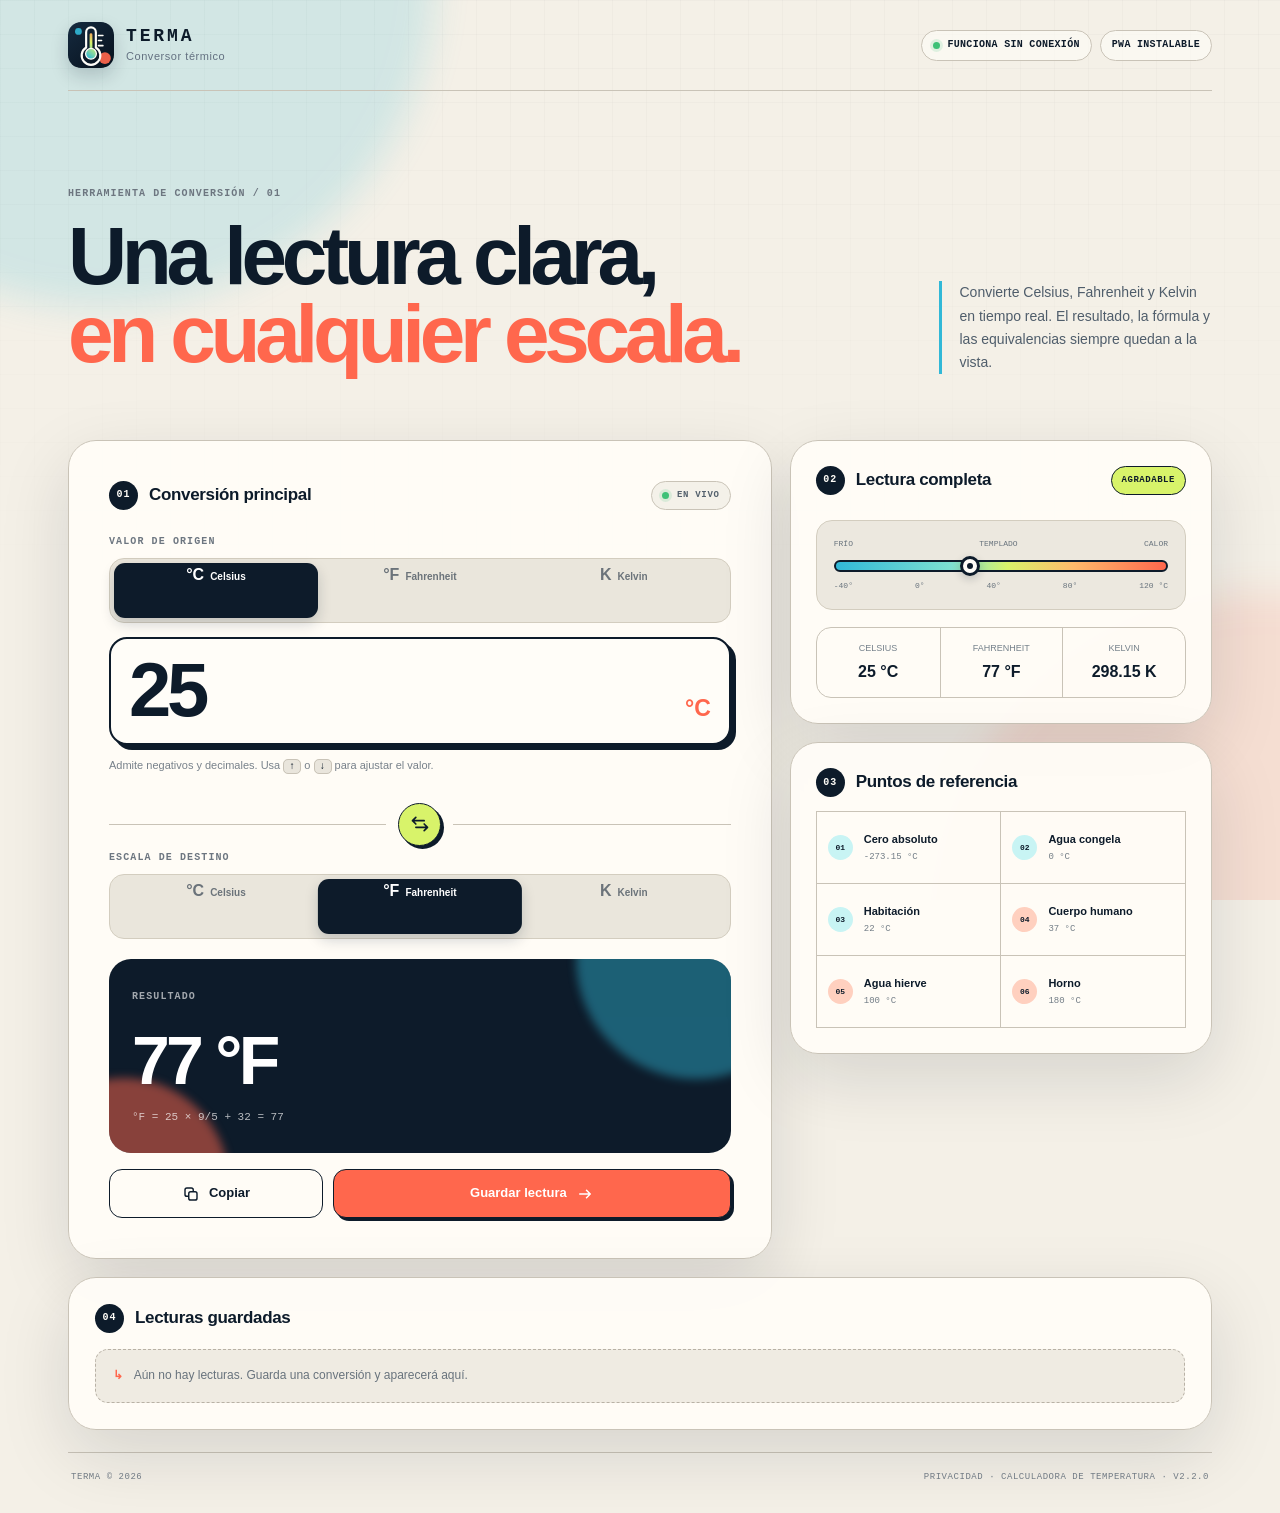
<file: index.html>
<!DOCTYPE html>
<html lang="es-MX">
<head>
  <meta charset="UTF-8">
  <meta name="viewport" content="width=device-width, initial-scale=1, viewport-fit=cover">
  <title>Terma — Calculadora de Temperatura</title>
  <meta name="description" content="Convierte temperaturas entre Celsius, Fahrenheit y Kelvin. Instalable y disponible sin conexión.">

  <link rel="manifest" href="manifest.json">
  <meta name="theme-color" content="#0d1b2a">
  <meta name="mobile-web-app-capable" content="yes">
  <meta name="apple-mobile-web-app-capable" content="yes">
  <meta name="apple-mobile-web-app-status-bar-style" content="black-translucent">
  <meta name="apple-mobile-web-app-title" content="Terma">
  <link rel="icon" type="image/svg+xml" href="icons/icon.svg">
  <link rel="apple-touch-icon" href="icons/icon-192.png">
  <link rel="stylesheet" href="css/estilos.css">
</head>
<body>
  <div class="ambiente" aria-hidden="true">
    <span class="ambiente__frio"></span>
    <span class="ambiente__calor"></span>
    <span class="ambiente__rejilla"></span>
  </div>

  <!-- Barra exclusiva de la PWA instalada: ocupa el área superior de la ventana. -->
  <header class="barra" id="barra">
    <div class="barra__marca">
      <img src="icons/icon.svg" width="20" height="20" alt="">
      <span class="barra__nombre">TERMA / CONVERTIDOR</span>
    </div>
    <nav class="barra__controles" aria-label="Acciones rápidas">
      <button type="button" class="barra__btn" data-accion="intercambiar" title="Intercambiar unidades">
        <svg viewBox="0 0 24 24" width="16" height="16" aria-hidden="true"><path d="M7 4 3 8l4 4M3 8h14M17 20l4-4-4-4m4 4H7" fill="none" stroke="currentColor" stroke-width="1.9" stroke-linecap="round" stroke-linejoin="round"/></svg>
        <span class="barra__texto">Intercambiar</span>
      </button>
      <button type="button" class="barra__btn" data-accion="copiar" title="Copiar resultado">
        <svg viewBox="0 0 24 24" width="16" height="16" aria-hidden="true"><rect x="9" y="9" width="11" height="11" rx="2.5" fill="none" stroke="currentColor" stroke-width="1.9"/><path d="M15 9V6.5A2.5 2.5 0 0 0 12.5 4h-6A2.5 2.5 0 0 0 4 6.5v6A2.5 2.5 0 0 0 6.5 15H9" fill="none" stroke="currentColor" stroke-width="1.9"/></svg>
        <span class="barra__texto">Copiar</span>
      </button>
      <button type="button" class="barra__btn" data-accion="guardar" title="Guardar en el historial">
        <svg viewBox="0 0 24 24" width="16" height="16" aria-hidden="true"><path d="M6 4h12v16l-6-4-6 4z" fill="none" stroke="currentColor" stroke-width="1.9" stroke-linejoin="round"/></svg>
        <span class="barra__texto">Guardar</span>
      </button>
      <button type="button" class="barra__btn" data-accion="limpiar" title="Limpiar">
        <svg viewBox="0 0 24 24" width="16" height="16" aria-hidden="true"><path d="M4 12a8 8 0 1 0 2.4-5.7M4 4v4h4" fill="none" stroke="currentColor" stroke-width="1.9" stroke-linecap="round" stroke-linejoin="round"/></svg>
        <span class="barra__texto">Limpiar</span>
      </button>
      <button type="button" class="barra__btn" data-accion="historial" title="Ir al historial">
        <svg viewBox="0 0 24 24" width="16" height="16" aria-hidden="true"><circle cx="12" cy="12" r="8.5" fill="none" stroke="currentColor" stroke-width="1.9"/><path d="M12 7.5V12l3 2" fill="none" stroke="currentColor" stroke-width="1.9" stroke-linecap="round" stroke-linejoin="round"/></svg>
        <span class="barra__texto">Historial</span>
      </button>
    </nav>
  </header>

  <div class="app">
    <header class="cabecera">
      <a class="marca" href="#convertidor" aria-label="Ir al convertidor">
        <img class="marca__icono" src="icons/icon.svg" width="46" height="46" alt="">
        <span class="marca__texto"><b>TERMA</b><small>Conversor térmico</small></span>
      </a>
      <div class="estado-app" aria-label="Características de la aplicación">
        <span><i aria-hidden="true"></i> Funciona sin conexión</span>
        <span>PWA instalable</span>
      </div>
    </header>

    <p class="aviso" id="aviso" hidden></p>

    <main>
      <section class="presentacion" aria-labelledby="tituloPagina">
        <div>
          <p class="sobretitulo">Herramienta de conversión / 01</p>
          <h1 id="tituloPagina">Una lectura clara,<br><em>en cualquier escala.</em></h1>
        </div>
        <p class="presentacion__texto">Convierte Celsius, Fahrenheit y Kelvin en tiempo real. El resultado, la fórmula y las equivalencias siempre quedan a la vista.</p>
      </section>

      <div class="tablero">
        <section class="panel conversor" id="convertidor" aria-labelledby="tituloConv">
          <header class="panel__encabezado">
            <div>
              <span class="indice">01</span>
              <h2 id="tituloConv">Conversión principal</h2>
            </div>
            <span class="en-vivo"><i aria-hidden="true"></i> En vivo</span>
          </header>

          <div class="bloque-unidad">
            <span class="etiqueta" id="lblDe">Valor de origen</span>
            <div class="segmentos" role="radiogroup" aria-labelledby="lblDe" data-grupo="de">
              <span class="segmentos__cursor" aria-hidden="true"></span>
              <label><input type="radio" name="de" value="C" checked><span><b>°C</b><small>Celsius</small></span></label>
              <label><input type="radio" name="de" value="F"><span><b>°F</b><small>Fahrenheit</small></span></label>
              <label><input type="radio" name="de" value="K"><span><b>K</b><small>Kelvin</small></span></label>
            </div>
          </div>

          <div class="entrada">
            <label for="valor" class="sr-only">Temperatura a convertir</label>
            <input id="valor" type="text" inputmode="decimal" autocomplete="off" spellcheck="false" maxlength="12" placeholder="0" aria-describedby="error ayuda">
            <span class="entrada__unidad" id="unidadEntrada">°C</span>
          </div>
          <p class="ayuda" id="ayuda">Admite negativos y decimales. Usa <kbd>↑</kbd> o <kbd>↓</kbd> para ajustar el valor.</p>
          <p class="error" id="error" aria-live="polite"></p>

          <div class="cambio-escala">
            <span aria-hidden="true"></span>
            <button type="button" class="intercambiar" id="btnIntercambiar" title="Intercambiar unidades" aria-label="Intercambiar unidades">
              <svg viewBox="0 0 24 24" width="20" height="20" aria-hidden="true"><path d="M7 4 3 8l4 4M3 8h14M17 20l4-4-4-4m4 4H7" fill="none" stroke="currentColor" stroke-width="2" stroke-linecap="round" stroke-linejoin="round"/></svg>
            </button>
            <span aria-hidden="true"></span>
          </div>

          <div class="bloque-unidad">
            <span class="etiqueta" id="lblA">Escala de destino</span>
            <div class="segmentos" role="radiogroup" aria-labelledby="lblA" data-grupo="a">
              <span class="segmentos__cursor" aria-hidden="true"></span>
              <label><input type="radio" name="a" value="C"><span><b>°C</b><small>Celsius</small></span></label>
              <label><input type="radio" name="a" value="F" checked><span><b>°F</b><small>Fahrenheit</small></span></label>
              <label><input type="radio" name="a" value="K"><span><b>K</b><small>Kelvin</small></span></label>
            </div>
          </div>

          <div class="salida">
            <span class="salida__etiqueta">Resultado</span>
            <output class="resultado" id="resultado" for="valor" aria-live="polite">—</output>
            <p class="formula" id="formula"></p>
          </div>

          <div class="acciones">
            <button type="button" class="boton boton--secundario" id="btnCopiar">
              <svg viewBox="0 0 24 24" width="18" height="18" aria-hidden="true"><rect x="9" y="9" width="11" height="11" rx="2.5" fill="none" stroke="currentColor" stroke-width="1.9"/><path d="M15 9V6.5A2.5 2.5 0 0 0 12.5 4h-6A2.5 2.5 0 0 0 4 6.5v6A2.5 2.5 0 0 0 6.5 15H9" fill="none" stroke="currentColor" stroke-width="1.9"/></svg>
              Copiar
            </button>
            <button type="button" class="boton boton--principal" id="btnGuardar">
              Guardar lectura
              <svg viewBox="0 0 24 24" width="18" height="18" aria-hidden="true"><path d="M5 12h14M14 7l5 5-5 5" fill="none" stroke="currentColor" stroke-width="2" stroke-linecap="round" stroke-linejoin="round"/></svg>
            </button>
          </div>
        </section>

        <aside class="lateral">
          <section class="panel lectura" aria-labelledby="tituloTermo">
            <header class="panel__encabezado">
              <div>
                <span class="indice">02</span>
                <h2 id="tituloTermo">Lectura completa</h2>
              </div>
              <span class="sensacion" id="sensacion">—</span>
            </header>

            <div class="termometro" aria-hidden="true">
              <div class="termometro__cabecera"><span>Frío</span><span>Templado</span><span>Calor</span></div>
              <div class="termometro__pista"><span class="termometro__marca" id="marca"></span></div>
              <div class="termometro__escala"><span>-40°</span><span>0°</span><span>40°</span><span>80°</span><span>120 °C</span></div>
            </div>
            <ul class="todas" id="todas"></ul>
          </section>

          <section class="panel referencias-panel" aria-labelledby="tituloRef">
            <header class="panel__encabezado">
              <div>
                <span class="indice">03</span>
                <h2 id="tituloRef">Puntos de referencia</h2>
              </div>
            </header>
            <div class="referencias" id="referencias">
              <button type="button" class="ref" data-c="-273.15"><span class="ref__numero">01</span><span><b>Cero absoluto</b><small>-273.15 °C</small></span></button>
              <button type="button" class="ref" data-c="0"><span class="ref__numero">02</span><span><b>Agua congela</b><small>0 °C</small></span></button>
              <button type="button" class="ref" data-c="22"><span class="ref__numero">03</span><span><b>Habitación</b><small>22 °C</small></span></button>
              <button type="button" class="ref" data-c="37"><span class="ref__numero">04</span><span><b>Cuerpo humano</b><small>37 °C</small></span></button>
              <button type="button" class="ref" data-c="100"><span class="ref__numero">05</span><span><b>Agua hierve</b><small>100 °C</small></span></button>
              <button type="button" class="ref" data-c="180"><span class="ref__numero">06</span><span><b>Horno</b><small>180 °C</small></span></button>
            </div>
          </section>
        </aside>
      </div>

      <section class="panel historial" id="historial" aria-labelledby="tituloHist">
        <header class="panel__encabezado historial__encabezado">
          <div>
            <span class="indice">04</span>
            <h2 id="tituloHist">Lecturas guardadas</h2>
          </div>
          <button type="button" class="boton-texto" id="btnBorrarHist" hidden>Borrar todo</button>
        </header>
        <ul class="lista" id="lista"></ul>
        <p class="vacio" id="vacio"><span aria-hidden="true">↳</span> Aún no hay lecturas. Guarda una conversión y aparecerá aquí.</p>
      </section>
    </main>

    <footer class="pie">
      <span>TERMA © 2026</span>
      <span><a href="privacy.html">Privacidad</a> · Calculadora de Temperatura · v<span id="version"></span></span>
    </footer>
  </div>

  <div class="aviso-flotante" id="toast" role="status" aria-live="polite" hidden>
    <span id="toastTexto"></span>
    <button type="button" class="aviso-flotante__accion" id="toastAccion" hidden></button>
  </div>

  <script src="js/app.js" defer></script>
</body>
</html>
</file>
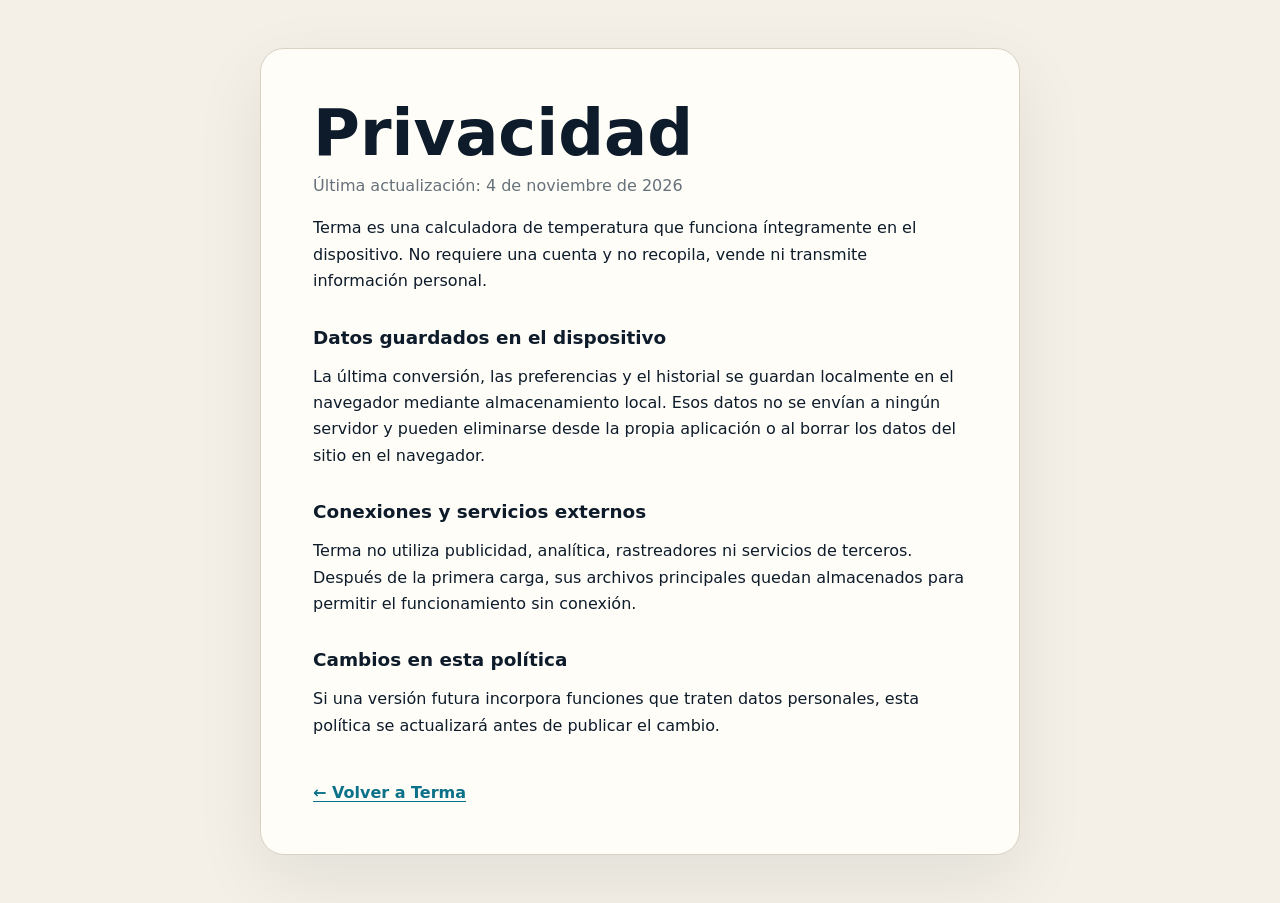
<file: privacy.html>
<!doctype html>
<html lang="es-MX">
<head>
  <meta charset="utf-8">
  <meta name="viewport" content="width=device-width, initial-scale=1">
  <meta name="theme-color" content="#0d1b2a">
  <title>Privacidad — Terma</title>
  <style>
    :root { color-scheme: light; font-family: Inter, system-ui, -apple-system, BlinkMacSystemFont, "Segoe UI", sans-serif; }
    * { box-sizing: border-box; }
    body { margin: 0; color: #0d1b2a; background: #f4f0e7; }
    main { width: min(760px, calc(100% - 32px)); margin: 48px auto; padding: clamp(24px, 5vw, 52px); background: #fffdf8; border: 1px solid #d9d1c4; border-radius: 24px; box-shadow: 0 24px 70px rgba(13, 27, 42, .08); }
    h1 { margin: 0 0 8px; font-size: clamp(2rem, 6vw, 4rem); line-height: 1; }
    h2 { margin-top: 32px; font-size: 1.15rem; }
    p, li { line-height: 1.65; }
    .fecha { margin-top: 0; color: #66717a; }
    a { color: #0b7189; text-underline-offset: 3px; }
    .volver { display: inline-block; margin-top: 28px; font-weight: 700; }
  </style>
</head>
<body>
  <main>
    <h1>Privacidad</h1>
    <p class="fecha">Última actualización: 4 de noviembre de 2026</p>

    <p>Terma es una calculadora de temperatura que funciona íntegramente en el dispositivo. No requiere una cuenta y no recopila, vende ni transmite información personal.</p>

    <h2>Datos guardados en el dispositivo</h2>
    <p>La última conversión, las preferencias y el historial se guardan localmente en el navegador mediante almacenamiento local. Esos datos no se envían a ningún servidor y pueden eliminarse desde la propia aplicación o al borrar los datos del sitio en el navegador.</p>

    <h2>Conexiones y servicios externos</h2>
    <p>Terma no utiliza publicidad, analítica, rastreadores ni servicios de terceros. Después de la primera carga, sus archivos principales quedan almacenados para permitir el funcionamiento sin conexión.</p>

    <h2>Cambios en esta política</h2>
    <p>Si una versión futura incorpora funciones que traten datos personales, esta política se actualizará antes de publicar el cambio.</p>

    <a class="volver" href="./">← Volver a Terma</a>
  </main>
</body>
</html>
</file>
<file: css/estilos.css>
/* =============================================================
   TERMA — Sistema visual editorial
   -------------------------------------------------------------
   Paleta: tinta, marfil, azul frío y coral cálido.
   El valor --calor (0–1) lo actualiza js/app.js y mezcla el
   ambiente visual sin alterar los cálculos.
   ============================================================= */

:root {
  color-scheme: light;
  --calor: .4;
  --tinta: #0d1b2a;
  --tinta-2: #243548;
  --papel: #f4f0e7;
  --papel-2: #fffdf8;
  --linea: #c9c3b7;
  --frio: #31b8d7;
  --frio-claro: #c8f4f4;
  --calor-color: #ff674d;
  --calor-claro: #ffd0bf;
  --lima: #d8f36a;
  --error: #c92f3f;
  --sombra: 0 24px 70px rgba(13, 27, 42, .13);
  --radio: 28px;
  --radio-medio: 18px;
  --fuente: "Aptos", "Segoe UI Variable", "Segoe UI", -apple-system, BlinkMacSystemFont, sans-serif;
  --mono: "Cascadia Code", "SFMono-Regular", Consolas, monospace;
  --suave: cubic-bezier(.2, .75, .2, 1);
}

*, *::before, *::after { box-sizing: border-box; }
html { scroll-behavior: smooth; }
[hidden] { display: none !important; }

body {
  margin: 0;
  min-width: 320px;
  min-height: 100dvh;
  overflow-x: hidden;
  color: var(--tinta);
  background: var(--papel);
  font-family: var(--fuente);
  font-size: 16px;
  line-height: 1.45;
  -webkit-font-smoothing: antialiased;
}

button, input { font: inherit; color: inherit; }
button { cursor: pointer; }
img, svg { display: block; }
h1, h2, p { margin: 0; }
a { color: inherit; text-decoration: none; }
::selection { color: var(--papel-2); background: var(--tinta); }

.ambiente {
  position: fixed;
  inset: 0;
  z-index: -2;
  overflow: hidden;
  pointer-events: none;
}
.ambiente__rejilla {
  position: absolute;
  inset: 0;
  opacity: .42;
  background-image:
    linear-gradient(rgba(13, 27, 42, .055) 1px, transparent 1px),
    linear-gradient(90deg, rgba(13, 27, 42, .055) 1px, transparent 1px);
  background-size: 34px 34px;
  mask-image: linear-gradient(to bottom, #000 0%, transparent 76%);
}
.ambiente__frio,
.ambiente__calor {
  position: absolute;
  width: 52vw;
  height: 52vw;
  min-width: 420px;
  min-height: 420px;
  border-radius: 50%;
  filter: blur(18px);
  transition: opacity .8s var(--suave), transform .8s var(--suave);
}
.ambiente__frio {
  top: -28vw;
  left: -18vw;
  opacity: calc(.11 + (1 - var(--calor)) * .14);
  background: var(--frio);
}
.ambiente__calor {
  right: -25vw;
  bottom: -28vw;
  opacity: calc(.06 + var(--calor) * .13);
  background: var(--calor-color);
}

/* ---------- Window Controls Overlay ---------- */
.barra { display: none; }

@media (display-mode: window-controls-overlay) {
  :root { --barra-alto: env(titlebar-area-height, 42px); }
  body { padding-top: var(--barra-alto); }
  #historial { scroll-margin-top: calc(var(--barra-alto) + 18px); }

  .barra {
    position: fixed;
    left: env(titlebar-area-x, 0);
    top: env(titlebar-area-y, 0);
    width: env(titlebar-area-width, 100%);
    height: var(--barra-alto);
    z-index: 80;
    display: flex;
    align-items: center;
    gap: 12px;
    padding: 0 8px 0 13px;
    color: #fff;
    background: rgba(13, 27, 42, .97);
    border-bottom: 1px solid rgba(255, 255, 255, .13);
    -webkit-app-region: drag;
    app-region: drag;
    user-select: none;
  }
}

.barra__marca {
  display: flex;
  align-items: center;
  gap: 9px;
  min-width: 0;
  font-family: var(--mono);
  font-size: 11px;
  font-weight: 700;
  letter-spacing: .08em;
  white-space: nowrap;
}
.barra__marca img { flex: none; border-radius: 6px; }
.barra__nombre { overflow: hidden; text-overflow: ellipsis; }
.barra__controles { display: flex; flex: none; gap: 3px; margin-left: auto; }
.barra__btn {
  display: inline-flex;
  align-items: center;
  gap: 6px;
  height: 29px;
  padding: 0 10px;
  color: rgba(255, 255, 255, .77);
  background: transparent;
  border: 1px solid transparent;
  border-radius: 8px;
  font-size: 12px;
  font-weight: 650;
  -webkit-app-region: no-drag;
  app-region: no-drag;
  transition: color .15s, background-color .15s;
}
.barra__btn:hover { color: #fff; background: rgba(255, 255, 255, .12); }
.barra__btn:active { background: rgba(255, 255, 255, .2); }
.barra--compacta .barra__btn { width: 30px; justify-content: center; padding: 0; }
.barra--compacta .barra__texto,
.barra--compacta .barra__nombre { display: none; }

/* ---------- Estructura ---------- */
.app {
  width: min(1180px, 100%);
  margin: 0 auto;
  padding:
    max(22px, env(safe-area-inset-top))
    max(18px, env(safe-area-inset-right))
    max(30px, env(safe-area-inset-bottom))
    max(18px, env(safe-area-inset-left));
}

.cabecera {
  display: flex;
  align-items: center;
  justify-content: space-between;
  gap: 18px;
  padding-bottom: 22px;
  border-bottom: 1px solid var(--linea);
}
.marca {
  display: inline-flex;
  align-items: center;
  gap: 12px;
  border-radius: 12px;
}
.marca__icono {
  border-radius: 13px;
  box-shadow: 0 8px 18px rgba(13, 27, 42, .18);
}
.marca__texto { display: grid; line-height: 1.08; }
.marca__texto b { font-family: var(--mono); font-size: 18px; letter-spacing: .16em; }
.marca__texto small { margin-top: 4px; color: #637080; font-size: 11px; letter-spacing: .05em; }

.estado-app { display: flex; align-items: center; gap: 8px; }
.estado-app span {
  display: inline-flex;
  align-items: center;
  gap: 7px;
  min-height: 31px;
  padding: 0 11px;
  border: 1px solid var(--linea);
  border-radius: 999px;
  background: rgba(255, 253, 248, .58);
  font-family: var(--mono);
  font-size: 10px;
  font-weight: 700;
  letter-spacing: .03em;
  text-transform: uppercase;
}
.estado-app i,
.en-vivo i {
  width: 7px;
  height: 7px;
  border-radius: 50%;
  background: #3dc177;
  box-shadow: 0 0 0 3px rgba(61, 193, 119, .15);
}

.aviso {
  margin-top: 18px;
  padding: 14px 16px;
  color: var(--papel-2);
  background: var(--tinta);
  border-radius: 13px;
  font-size: 13px;
}
.aviso code { font-family: var(--mono); color: var(--lima); }

.presentacion {
  display: grid;
  grid-template-columns: minmax(0, 1.5fr) minmax(260px, .5fr);
  align-items: end;
  gap: 50px;
  padding: clamp(54px, 8vw, 96px) 0 clamp(38px, 6vw, 66px);
}
.sobretitulo,
.indice,
.etiqueta,
.salida__etiqueta {
  font-family: var(--mono);
  font-size: 10px;
  font-weight: 700;
  letter-spacing: .11em;
  text-transform: uppercase;
}
.sobretitulo { margin-bottom: 15px; color: #6d7680; }
.presentacion h1 {
  max-width: 850px;
  font-size: clamp(42px, 6.4vw, 82px);
  font-weight: 760;
  letter-spacing: -.065em;
  line-height: .96;
}
.presentacion h1 em { color: var(--calor-color); font-style: normal; }
.presentacion__texto {
  padding-left: 18px;
  color: #4f5d6b;
  border-left: 3px solid var(--frio);
  font-size: 14px;
  line-height: 1.65;
}

.tablero {
  display: grid;
  grid-template-columns: minmax(0, 1.25fr) minmax(360px, .75fr);
  gap: 18px;
  align-items: start;
}
.lateral { display: grid; gap: 18px; min-width: 0; }
.panel {
  position: relative;
  min-width: 0;
  overflow: hidden;
  background: rgba(255, 253, 248, .92);
  border: 1px solid var(--linea);
  border-radius: var(--radio);
  box-shadow: var(--sombra);
}
.panel__encabezado {
  display: flex;
  align-items: center;
  justify-content: space-between;
  gap: 16px;
  margin-bottom: 25px;
}
.panel__encabezado > div { display: flex; align-items: center; gap: 11px; min-width: 0; }
.indice {
  display: grid;
  width: 29px;
  height: 29px;
  flex: none;
  place-items: center;
  color: var(--papel-2);
  background: var(--tinta);
  border-radius: 50%;
}
.panel h2 { font-size: 17px; font-weight: 720; letter-spacing: -.02em; }

/* ---------- Convertidor ---------- */
.conversor { padding: clamp(22px, 4vw, 40px); }
.en-vivo {
  display: inline-flex;
  align-items: center;
  gap: 8px;
  padding: 7px 10px;
  color: #53606c;
  background: #f4f1e9;
  border: 1px solid var(--linea);
  border-radius: 999px;
  font-family: var(--mono);
  font-size: 9px;
  font-weight: 700;
  letter-spacing: .08em;
  text-transform: uppercase;
}
.bloque-unidad { display: grid; gap: 9px; }
.etiqueta { color: #6d7680; }
.segmentos {
  position: relative;
  display: grid;
  grid-template-columns: repeat(3, 1fr);
  padding: 4px;
  background: #eae6dc;
  border: 1px solid #d3cdbf;
  border-radius: 15px;
}
.segmentos label { position: relative; z-index: 1; min-width: 0; cursor: pointer; }
.segmentos input {
  position: absolute;
  width: 1px;
  height: 1px;
  opacity: 0;
  pointer-events: none;
}
.segmentos label span {
  display: flex;
  min-height: 55px;
  align-items: baseline;
  justify-content: center;
  gap: 6px;
  padding: 0 6px;
  border-radius: 11px;
  color: #6b737a;
  transition: color .22s var(--suave);
}
.segmentos label b { font-size: 16px; }
.segmentos label small { font-size: 10px; font-weight: 650; }
.segmentos input:checked + span { color: #fff; }
.segmentos input:focus-visible + span { outline: 3px solid var(--frio); outline-offset: 2px; }
.segmentos__cursor {
  position: absolute;
  top: 4px;
  bottom: 4px;
  left: 4px;
  width: calc((100% - 8px) / 3);
  border-radius: 11px;
  background: var(--tinta);
  box-shadow: 0 6px 14px rgba(13, 27, 42, .18);
  transition: transform .38s var(--suave);
}
.segmentos:has(label:nth-of-type(2) input:checked) .segmentos__cursor { transform: translateX(100%); }
.segmentos:has(label:nth-of-type(3) input:checked) .segmentos__cursor { transform: translateX(200%); }

.entrada {
  display: flex;
  align-items: baseline;
  gap: 12px;
  margin-top: 14px;
  padding: 10px 18px 12px;
  background: var(--papel-2);
  border: 2px solid var(--tinta);
  border-radius: var(--radio-medio);
  box-shadow: 5px 5px 0 var(--tinta);
  transition: box-shadow .2s, transform .2s, border-color .2s;
}
.entrada:focus-within {
  border-color: #23607d;
  box-shadow: 5px 5px 0 var(--frio);
  transform: translate(-1px, -1px);
}
.entrada.invalida { border-color: var(--error); box-shadow: 5px 5px 0 var(--error); }
.entrada.rechazo { animation: sacudir .34s ease both; }
.entrada input {
  width: 100%;
  min-width: 0;
  padding: 0;
  color: var(--tinta);
  background: transparent;
  border: 0;
  outline: 0;
  font-size: clamp(48px, 8vw, 76px);
  font-weight: 760;
  letter-spacing: -.055em;
  line-height: 1.08;
  font-variant-numeric: tabular-nums;
}
.entrada input::placeholder { color: #bbb6ad; }
.entrada__unidad { color: var(--calor-color); font-size: 23px; font-weight: 760; }
.ayuda { margin-top: 13px; color: #78818a; font-size: 11px; }
.ayuda kbd {
  padding: 1px 5px;
  color: var(--tinta);
  background: #e9e5dc;
  border: 1px solid var(--linea);
  border-radius: 5px;
  font-family: var(--mono);
  font-size: 10px;
}
.error { min-height: 18px; margin-top: 5px; color: var(--error); font-size: 12px; font-weight: 650; }

.cambio-escala {
  display: grid;
  grid-template-columns: 1fr auto 1fr;
  align-items: center;
  gap: 12px;
  margin: 5px 0;
}
.cambio-escala > span { height: 1px; background: var(--linea); }
.intercambiar {
  display: grid;
  width: 43px;
  height: 43px;
  place-items: center;
  color: var(--tinta);
  background: var(--lima);
  border: 1px solid var(--tinta);
  border-radius: 50%;
  box-shadow: 3px 3px 0 var(--tinta);
  transition: transform .18s, box-shadow .18s;
}
.intercambiar:hover { transform: translate(-1px, -1px) rotate(3deg); box-shadow: 5px 5px 0 var(--tinta); }
.intercambiar:active { transform: translate(2px, 2px); box-shadow: 1px 1px 0 var(--tinta); }

.salida {
  position: relative;
  isolation: isolate;
  min-height: 184px;
  margin-top: 20px;
  overflow: hidden;
  padding: 23px;
  color: #fff;
  background: var(--tinta);
  border-radius: 22px;
}
.salida::before,
.salida::after {
  content: "";
  position: absolute;
  z-index: -1;
  border-radius: 50%;
  filter: blur(5px);
  transition: opacity .7s var(--suave);
}
.salida::before {
  width: 240px;
  height: 240px;
  right: -85px;
  top: -120px;
  background: var(--frio);
  opacity: calc(.2 + (1 - var(--calor)) * .55);
}
.salida::after {
  width: 210px;
  height: 210px;
  left: -90px;
  bottom: -135px;
  background: var(--calor-color);
  opacity: calc(.2 + var(--calor) * .55);
}
.salida__etiqueta { color: rgba(255, 255, 255, .62); }
.resultado {
  display: block;
  margin-top: 21px;
  overflow-wrap: anywhere;
  font-size: clamp(42px, 7vw, 68px);
  font-weight: 780;
  letter-spacing: -.055em;
  line-height: .98;
  font-variant-numeric: tabular-nums;
}
.resultado.cambio { animation: resultado .38s var(--suave); }
.formula { min-height: 20px; margin-top: 17px; color: rgba(255, 255, 255, .7); font-family: var(--mono); font-size: 11px; }

.acciones { display: grid; grid-template-columns: .7fr 1.3fr; gap: 10px; margin-top: 16px; }
.boton {
  display: inline-flex;
  min-height: 49px;
  align-items: center;
  justify-content: center;
  gap: 9px;
  padding: 0 17px;
  border-radius: 13px;
  font-size: 13px;
  font-weight: 720;
  transition: transform .18s, box-shadow .18s, background-color .18s;
}
.boton--secundario { background: transparent; border: 1px solid var(--tinta); }
.boton--secundario:hover { background: #ede9df; }
.boton--principal { color: #fff; background: var(--calor-color); border: 1px solid var(--tinta); box-shadow: 3px 3px 0 var(--tinta); }
.boton--principal:hover { transform: translate(-1px, -1px); box-shadow: 5px 5px 0 var(--tinta); }
.boton--principal:active { transform: translate(2px, 2px); box-shadow: 1px 1px 0 var(--tinta); }

/* ---------- Lectura y termómetro ---------- */
.lectura { padding: 25px; }
.sensacion {
  padding: 7px 10px;
  color: var(--tinta);
  background: var(--lima);
  border: 1px solid var(--tinta);
  border-radius: 999px;
  font-family: var(--mono);
  font-size: 9px;
  font-weight: 700;
  letter-spacing: .06em;
  text-transform: uppercase;
}
.termometro {
  padding: 17px;
  background: #ece8df;
  border: 1px solid #d3cdbf;
  border-radius: 16px;
}
.termometro__cabecera,
.termometro__escala { display: flex; justify-content: space-between; color: #68737d; font-family: var(--mono); font-size: 8px; text-transform: uppercase; }
.termometro__pista {
  position: relative;
  height: 12px;
  margin: 11px 0 8px;
  background: linear-gradient(90deg, var(--frio), #7ee0d1 35%, var(--lima) 52%, #ffba6b 72%, var(--calor-color));
  border: 2px solid var(--tinta);
  border-radius: 999px;
}
.termometro__marca {
  --pos: 40%;
  position: absolute;
  left: var(--pos);
  top: 50%;
  width: 20px;
  height: 20px;
  translate: -50% -50%;
  background: var(--papel-2);
  border: 3px solid var(--tinta);
  border-radius: 50%;
  box-shadow: 0 3px 8px rgba(13, 27, 42, .2);
  transition: left .48s var(--suave);
}
.termometro__marca::after { content: ""; position: absolute; inset: 4px; background: var(--tinta); border-radius: 50%; }
.todas {
  display: grid;
  grid-template-columns: repeat(3, 1fr);
  gap: 0;
  margin: 17px 0 0;
  padding: 0;
  list-style: none;
  border: 1px solid var(--linea);
  border-radius: 15px;
  overflow: hidden;
}
.todas li { display: grid; gap: 5px; min-width: 0; padding: 14px 10px; text-align: center; }
.todas li + li { border-left: 1px solid var(--linea); }
.todas small { color: #75808a; font-size: 9px; text-transform: uppercase; }
.todas b { overflow-wrap: anywhere; font-size: clamp(13px, 2vw, 16px); font-variant-numeric: tabular-nums; }

/* ---------- Referencias ---------- */
.referencias-panel { padding: 25px; }
.referencias-panel .panel__encabezado { margin-bottom: 14px; }
.referencias { display: grid; grid-template-columns: repeat(2, 1fr); border-top: 1px solid var(--linea); border-left: 1px solid var(--linea); }
.ref {
  display: flex;
  min-width: 0;
  min-height: 72px;
  align-items: center;
  gap: 11px;
  padding: 11px;
  text-align: left;
  background: transparent;
  border: 0;
  border-right: 1px solid var(--linea);
  border-bottom: 1px solid var(--linea);
  transition: color .18s, background-color .18s;
}
.ref:hover { color: #fff; background: var(--tinta); }
.ref:active { background: var(--tinta-2); }
.ref__numero {
  display: grid;
  width: 25px;
  height: 25px;
  flex: none;
  place-items: center;
  color: var(--tinta);
  background: var(--frio-claro);
  border-radius: 50%;
  font-family: var(--mono);
  font-size: 8px;
  font-weight: 700;
}
.ref:nth-child(4) .ref__numero,
.ref:nth-child(5) .ref__numero,
.ref:nth-child(6) .ref__numero { background: var(--calor-claro); }
.ref > span:last-child { display: grid; min-width: 0; }
.ref b { overflow: hidden; font-size: 11px; text-overflow: ellipsis; white-space: nowrap; }
.ref small { margin-top: 3px; color: #737d86; font-family: var(--mono); font-size: 9px; }
.ref:hover small { color: rgba(255, 255, 255, .66); }

/* ---------- Historial ---------- */
.historial { margin-top: 18px; padding: 26px; scroll-margin-top: 18px; }
.historial__encabezado { margin-bottom: 16px; }
.boton-texto {
  padding: 8px 11px;
  color: #66717c;
  background: transparent;
  border: 1px solid var(--linea);
  border-radius: 9px;
  font-size: 11px;
  font-weight: 650;
}
.boton-texto:hover { color: var(--error); border-color: var(--error); }
.boton-texto.confirmar { color: #fff; background: var(--error); border-color: var(--error); }
.lista { display: grid; grid-template-columns: repeat(3, 1fr); gap: 10px; margin: 0; padding: 0; list-style: none; }
.lista li {
  display: flex;
  min-width: 0;
  overflow: hidden;
  background: #efebe2;
  border: 1px solid var(--linea);
  border-radius: 13px;
}
.lista__cargar {
  display: grid;
  flex: 1;
  gap: 4px;
  min-width: 0;
  padding: 13px;
  text-align: left;
  background: transparent;
  border: 0;
}
.lista__cargar:hover { background: var(--frio-claro); }
.lista__cargar b { overflow: hidden; font-size: 12px; text-overflow: ellipsis; white-space: nowrap; }
.lista__cargar small { color: #76808a; font-size: 9px; }
.lista__borrar {
  display: grid;
  width: 38px;
  flex: none;
  place-items: center;
  color: #76808a;
  background: transparent;
  border: 0;
  border-left: 1px solid var(--linea);
}
.lista__borrar:hover { color: #fff; background: var(--error); }
.vacio { padding: 17px; color: #68737d; background: #efebe2; border: 1px dashed #b8b1a5; border-radius: 13px; font-size: 12px; }
.vacio span { margin-right: 8px; color: var(--calor-color); font-weight: 800; }

.pie {
  display: flex;
  justify-content: space-between;
  gap: 20px;
  margin-top: 22px;
  padding: 18px 3px 0;
  color: #747e87;
  border-top: 1px solid var(--linea);
  font-family: var(--mono);
  font-size: 9px;
  letter-spacing: .06em;
  text-transform: uppercase;
}

.pie a {
  color: inherit;
  text-underline-offset: 3px;
}

.pie a:hover,
.pie a:focus-visible {
  color: var(--tinta);
}

/* ---------- Mensajes y utilidades ---------- */
.aviso-flotante {
  position: fixed;
  z-index: 100;
  left: 50%;
  bottom: max(20px, env(safe-area-inset-bottom));
  display: flex;
  align-items: center;
  gap: 13px;
  width: max-content;
  max-width: calc(100vw - 32px);
  padding: 13px 14px 13px 17px;
  translate: -50% 0;
  color: #fff;
  background: var(--tinta);
  border: 1px solid rgba(255, 255, 255, .2);
  border-radius: 13px;
  box-shadow: 0 18px 45px rgba(13, 27, 42, .28);
  font-size: 12px;
  animation: subir .28s var(--suave);
}
.aviso-flotante__accion {
  padding: 6px 9px;
  color: var(--tinta);
  background: var(--lima);
  border: 0;
  border-radius: 7px;
  font-size: 11px;
  font-weight: 750;
}
.sr-only {
  position: absolute !important;
  width: 1px !important;
  height: 1px !important;
  padding: 0 !important;
  margin: -1px !important;
  overflow: hidden !important;
  clip: rect(0, 0, 0, 0) !important;
  white-space: nowrap !important;
  border: 0 !important;
}

button:focus-visible,
a:focus-visible {
  outline: 3px solid var(--frio);
  outline-offset: 3px;
}

@keyframes resultado {
  from { opacity: .2; transform: translateY(8px); }
  to { opacity: 1; transform: translateY(0); }
}
@keyframes sacudir {
  25% { transform: translateX(-5px); }
  50% { transform: translateX(4px); }
  75% { transform: translateX(-2px); }
}
@keyframes subir {
  from { opacity: 0; transform: translateY(10px); }
}

/* ---------- Adaptación ---------- */
@media (max-width: 950px) {
  .presentacion { grid-template-columns: 1fr; gap: 25px; }
  .presentacion__texto { max-width: 520px; }
  .tablero { grid-template-columns: 1fr; }
  .lateral { grid-template-columns: repeat(2, minmax(0, 1fr)); }
  .lista { grid-template-columns: repeat(2, 1fr); }
}

@media (max-width: 680px) {
  .app { padding-inline: 12px; }
  .cabecera { align-items: flex-start; }
  .estado-app span:last-child { display: none; }
  .estado-app span { padding: 0 9px; font-size: 8px; }
  .presentacion { padding: 44px 4px 34px; }
  .presentacion h1 { font-size: clamp(40px, 12.5vw, 62px); }
  .presentacion__texto { font-size: 13px; }
  .lateral { grid-template-columns: 1fr; }
  .panel { border-radius: 22px; }
  .conversor { padding: 20px 16px; }
  .lectura,
  .referencias-panel,
  .historial { padding: 19px 16px; }
  .segmentos label span { min-height: 52px; }
  .segmentos label small { display: none; }
  .acciones { grid-template-columns: 1fr; }
  .lista { grid-template-columns: 1fr; }
  .pie { flex-direction: column; gap: 6px; }
}

@media (max-width: 390px) {
  .marca__texto small { display: none; }
  .estado-app { display: none; }
  .presentacion h1 { font-size: 39px; }
  .panel__encabezado { align-items: flex-start; }
  .referencias { grid-template-columns: 1fr; }
  .resultado { font-size: 40px; }
}

@media (prefers-reduced-motion: reduce) {
  *, *::before, *::after {
    scroll-behavior: auto !important;
    animation-duration: .01ms !important;
    animation-iteration-count: 1 !important;
    transition-duration: .01ms !important;
  }
}

@media (forced-colors: active) {
  .segmentos__cursor,
  .salida { forced-color-adjust: none; }
  .panel, .entrada, .segmentos, .termometro, .ref, .lista li { border-color: CanvasText; }
}
</file>
